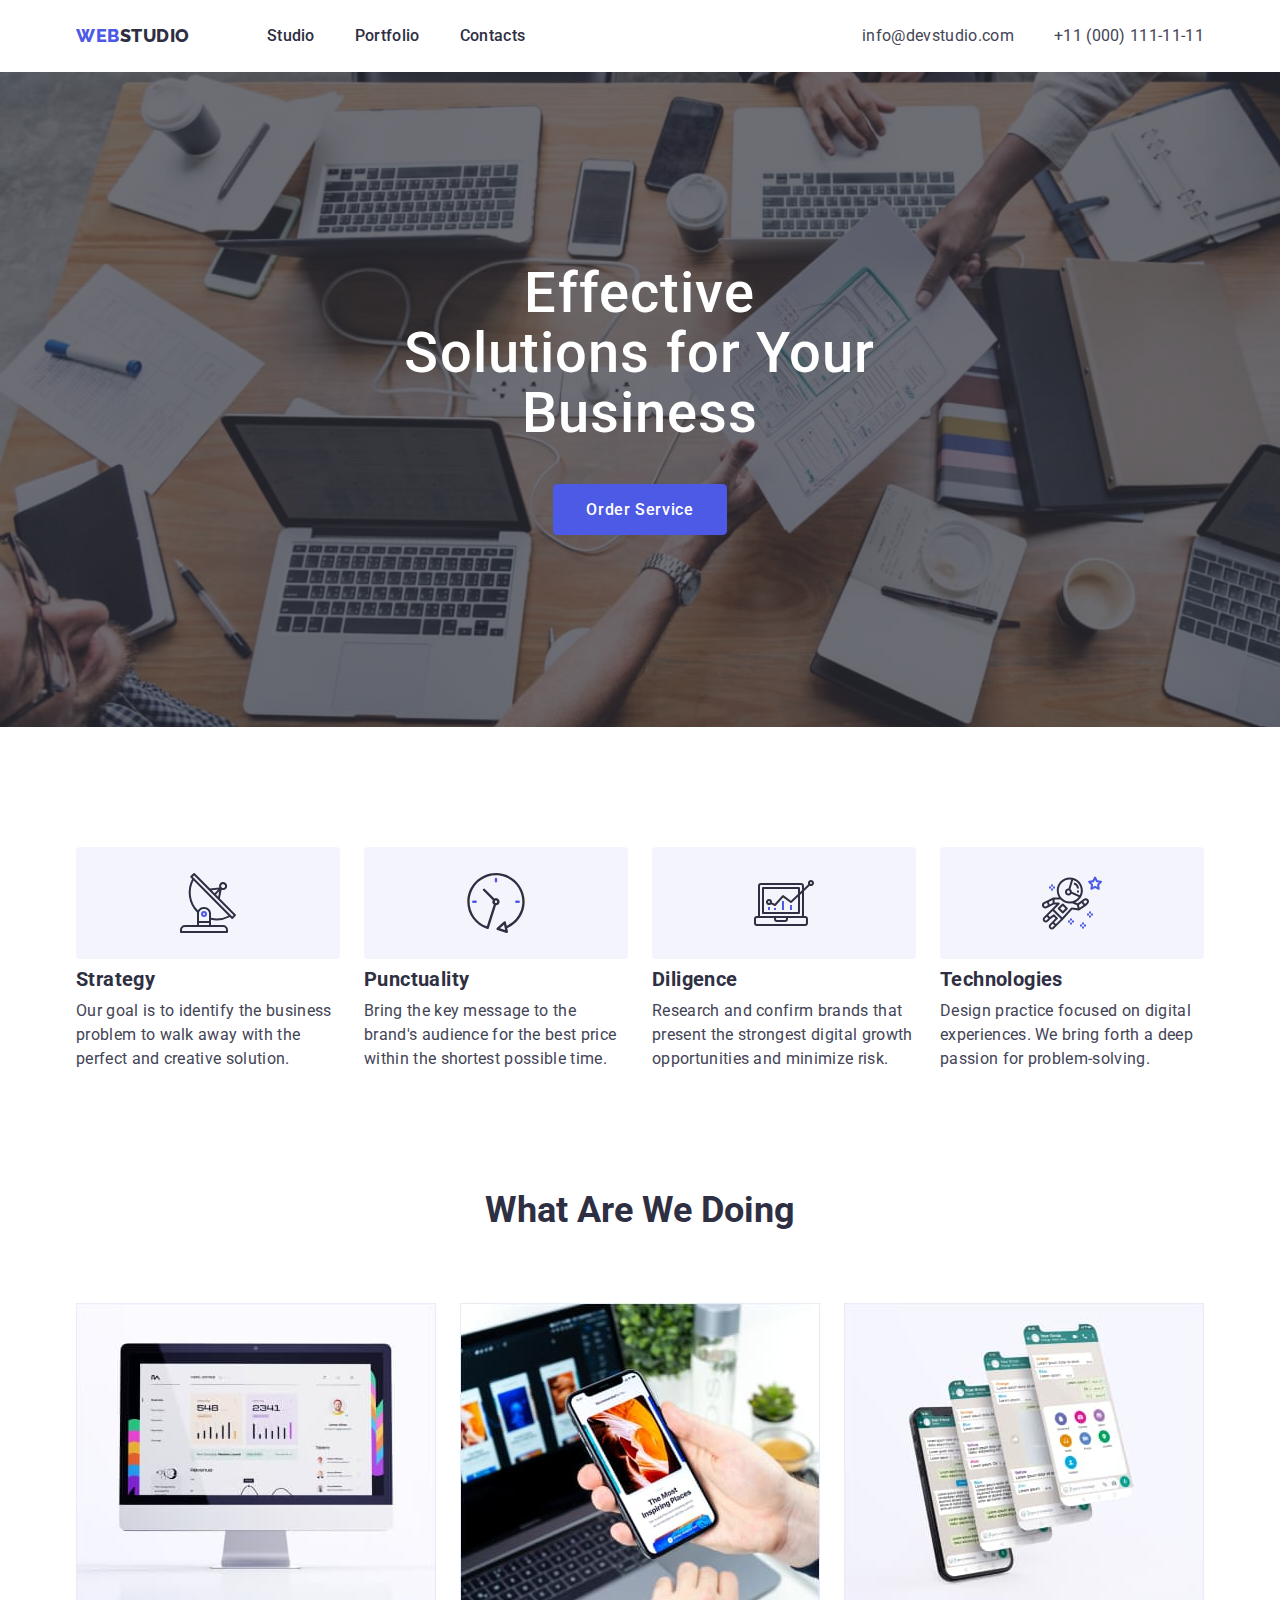
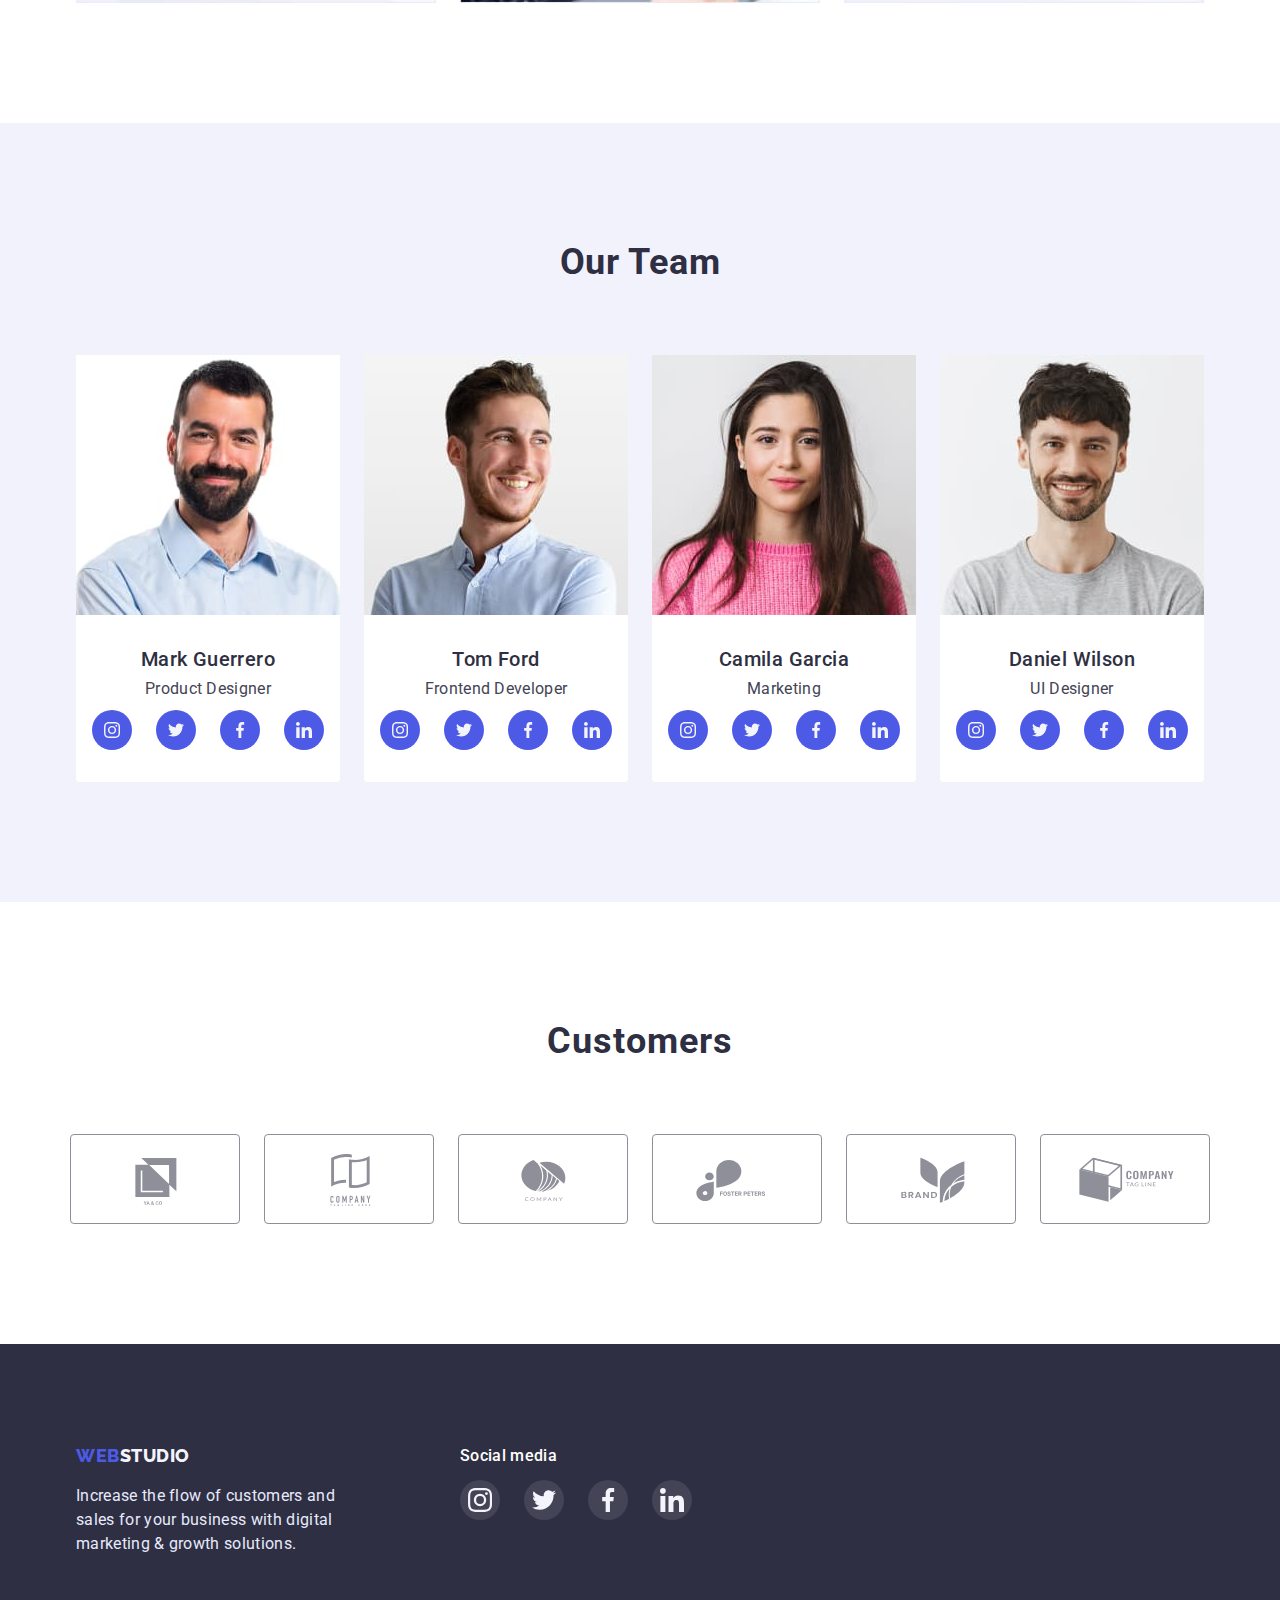
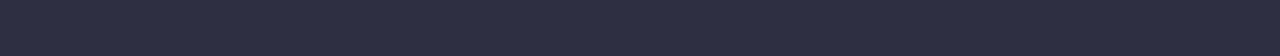
<file: index.html>
<!DOCTYPE html>
<html lang="en">
  <head>
    <meta charset="UTF-8" />
    <meta http-equiv="X-UA-Compatible" content="IE=edge" />
    <meta name="viewport" content="width=device-width, initial-scale=1.0" />
    <title>Webstudio</title>
    <link rel="preconnect" href="https://fonts.googleapis.com" />
    <link rel="preconnect" href="https://fonts.gstatic.com" crossorigin />
    <link
      href="https://fonts.googleapis.com/css2?family=Raleway:wght@800&family=Roboto:wght@400;500;700;900&display=swap"
      rel="stylesheet"
    />
    <link
      rel="stylesheet"
      href="https://cdn.jsdelivr.net/npm/modern-normalize@1.1.0/modern-normalize.min.css"
    />
    <link rel="stylesheet" href="./css/styles.css" />
  </head>
  <body>
    <header class="page-header">
      <div class="container page-header-container">
        <nav class="page-nav">
          <a href="" class="logo"><span class="logo-main">Web</span>studio</a>
          <ul class="menu">
            <li class="menu-item">
              <a class="menu-link" href="./index.html">Studio</a>
            </li>
            <li class="menu-item">
              <a class="menu-link" href="./portfolio.html">Portfolio</a>
            </li>
            <li class="menu-item">
              <a class="menu-link" href="">Contacts</a>
            </li>
          </ul>
        </nav>
        <ul class="page-link">
          <li class="contact-link">
            <a class="email" href="mailto:info@devstudio.com"
              >info@devstudio.com</a
            >
          </li>
          <li class="contact-link">
            <a class="phone-number" href="tel:+11(000)111-11-11"
              >+11 (000) 111-11-11</a
            >
          </li>
        </ul>
      </div>
    </header>
    <main class="main">
      <section class="tittle-section">
        <div class="container">
          <h1 class="tittle">Effective Solutions for Your Business</h1>
          <button class="modal-btn" type="button">Order Service</button>
        </div>
      </section>
      <section class="our-features">
        <div class="container">
          <h2 class="visually-hidden">Our features</h2>
          <ul class="features-list icon-list">
            <li class="list-iteam icon-iteam">
              <div class="icon-main">
                <svg class="svg-main">
                  <use
                    href="./images/Icon/sprite-main(1).svg#icon-antenna-1"
                  ></use>
                </svg>
              </div>
              <h3 class="subtitle">Strategy</h3>
              <p class="description">
                Our goal is to identify the business problem to walk away with
                the perfect and creative solution.
              </p>
            </li>
            <li class="list-iteam">
              <div class="icon-main">
                <svg class="svg-main">
                  <use
                    href="./images/Icon/sprite-main(1).svg#icon-clock-1"
                  ></use>
                </svg>
              </div>
              <h3 class="subtitle">Punctuality</h3>
              <p class="description">
                Bring the key message to the brand's audience for the best price
                within the shortest possible time.
              </p>
            </li>
            <li class="list-iteam">
              <div class="icon-main">
                <svg class="svg-main">
                  <use
                    href="./images/Icon/sprite-main(1).svg#icon-diagram-1"
                  ></use>
                </svg>
              </div>
              <h3 class="subtitle">Diligence</h3>
              <p class="description">
                Research and confirm brands that present the strongest digital
                growth opportunities and minimize risk.
              </p>
            </li>
            <li class="list-iteam">
              <div class="icon-main">
                <svg class="svg-main">
                  <use
                    href="./images/Icon/sprite-main(1).svg#icon-astronaut-1"
                  ></use>
                </svg>
              </div>
              <h3 class="subtitle">Technologies</h3>
              <p class="description">
                Design practice focused on digital experiences. We bring forth a
                deep passion for problem-solving.
              </p>
            </li>
          </ul>
        </div>
      </section>
      <section class="img-section">
        <div class="container">
          <h2 class="img-title">What Are We Doing</h2>
          <ul class="img-list">
            <li>
              <img src="./images/description.jpg" alt="computer" width="360" />
            </li>
            <li>
              <img src="./images/description1.jpg" alt="devices" width="360" />
            </li>
            <li>
              <img src="./images/description2.jpg" alt="phone" width="360" />
            </li>
          </ul>
        </div>
      </section>
      <section class="team-list-section">
        <div class="container">
          <h2 class="team-presentation employees-title">Our Team</h2>
          <ul class="team-list">
            <li class="employees-card">
              <img
                class="employee-photo"
                src="./images/MarkGuerrero.jpg"
                alt="Our team"
                width="264"
              />
              <div class="emplyees-cards-content-wrapper">
                <h3 class="names">Mark Guerrero</h3>
                <p class="job-title">Product Designer</p>
                <ul class="team-svg-list">
                  <li class="team-svg-item">
                    <a class="team-svg-link" href="">
                      <svg class="svg-icon">
                        <use
                          href="./images/Icon/sprite_icons(1).svg#icon-instagram-2"
                        ></use>
                      </svg>
                    </a>
                  </li>
                  <li class="team-svg-item">
                    <a class="team-svg-link" href="">
                      <svg class="svg-icon">
                        <use
                          href="./images/Icon/sprite_icons(1).svg#icon-twitter-1"
                        ></use>
                      </svg>
                    </a>
                  </li>
                  <li class="team-svg-item">
                    <a class="team-svg-link" href="">
                      <svg class="svg-icon">
                        <use
                          href="./images/Icon/sprite_icons(1).svg#icon-facebook-1"
                        ></use>
                      </svg>
                    </a>
                  </li>
                  <li class="team-svg-item">
                    <a class="team-svg-link" href="">
                      <svg class="svg-icon">
                        <use
                          href="./images/Icon/sprite_icons(1).svg#icon-linkedin-1"
                        ></use>
                      </svg>
                    </a>
                  </li>
                </ul>
              </div>
            </li>
            <li class="employees-card">
              <img
                class="employee-photo"
                src="./images/TomFord.jpg"
                alt="Our team"
                width="264"
              />
              <div class="emplyees-cards-content-wrapper">
                <h3 class="names">Tom Ford</h3>
                <p class="job-title">Frontend Developer</p>
                <ul class="team-svg-list list">
                  <li class="team-svg-item">
                    <a class="team-svg-link" href="">
                      <svg class="svg-icon">
                        <use
                          href="./images/Icon/sprite_icons(1).svg#icon-instagram-2"
                        ></use>
                      </svg>
                    </a>
                  </li>
                  <li class="team-svg-item">
                    <a class="team-svg-link" href="">
                      <svg class="svg-icon">
                        <use
                          href="./images/Icon/sprite_icons(1).svg#icon-twitter-1"
                        ></use>
                      </svg>
                    </a>
                  </li>
                  <li class="team-svg-item">
                    <a class="team-svg-link" href="">
                      <svg class="svg-icon">
                        <use
                          href="./images/Icon/sprite_icons(1).svg#icon-facebook-1"
                        ></use>
                      </svg>
                    </a>
                  </li>
                  <li class="team-svg-item">
                    <a class="team-svg-link" href="">
                      <svg class="svg-icon">
                        <use
                          href="./images/Icon/sprite_icons(1).svg#icon-linkedin-1"
                        ></use>
                      </svg>
                    </a>
                  </li>
                </ul>
              </div>
            </li>
            <li class="employees-card">
              <img
                class="employee-photo"
                src="./images/CamilaGarcia.jpg"
                alt="Our team"
                width="264"
              />
              <div class="emplyees-cards-content-wrapper">
                <h3 class="names">Camila Garcia</h3>
                <p class="job-title">Marketing</p>
                <ul class="team-svg-list list">
                  <li class="team-svg-item">
                    <a class="team-svg-link" href="">
                      <svg class="svg-icon">
                        <use
                          href="./images/Icon/sprite_icons(1).svg#icon-instagram-2"
                        ></use>
                      </svg>
                    </a>
                  </li>
                  <li class="team-svg-item">
                    <a class="team-svg-link" href="">
                      <svg class="svg-icon">
                        <use
                          href="./images/Icon/sprite_icons(1).svg#icon-twitter-1"
                        ></use>
                      </svg>
                    </a>
                  </li>
                  <li class="team-svg-item">
                    <a class="team-svg-link" href="">
                      <svg class="svg-icon">
                        <use
                          href="./images/Icon/sprite_icons(1).svg#icon-facebook-1"
                        ></use>
                      </svg>
                    </a>
                  </li>
                  <li class="team-svg-item">
                    <a class="team-svg-link" href="">
                      <svg class="svg-icon">
                        <use
                          href="./images/Icon/sprite_icons(1).svg#icon-linkedin-1"
                        ></use>
                      </svg>
                    </a>
                  </li>
                </ul>
              </div>
            </li>
            <li class="employees-card">
              <img
                class="employee-photo"
                src="./images/DanielWilson.jpg"
                alt="Our team"
                width="264"
              />
              <div class="emplyees-cards-content-wrapper">
                <h3 class="names">Daniel Wilson</h3>
                <p class="job-title">UI Designer</p>
                <ul class="team-svg-list list">
                  <li class="team-svg-item">
                    <a class="team-svg-link" href="">
                      <svg class="svg-icon">
                        <use
                          href="./images/Icon/sprite_icons(1).svg#icon-instagram-2"
                        ></use>
                      </svg>
                    </a>
                  </li>
                  <li class="team-svg-item">
                    <a class="team-svg-link" href="">
                      <svg class="svg-icon">
                        <use
                          href="./images/Icon/sprite_icons(1).svg#icon-twitter-1"
                        ></use>
                      </svg>
                    </a>
                  </li>
                  <li class="team-svg-item">
                    <a class="team-svg-link" href="">
                      <svg class="svg-icon">
                        <use
                          href="./images/Icon/sprite_icons(1).svg#icon-facebook-1"
                        ></use>
                      </svg>
                    </a>
                  </li>
                  <li class="team-svg-item">
                    <a class="team-svg-link" href="">
                      <svg class="svg-icon">
                        <use
                          href="./images/Icon/sprite_icons(1).svg#icon-linkedin-1"
                        ></use>
                      </svg>
                    </a>
                  </li>
                </ul>
              </div>
            </li>
          </ul>
        </div>
      </section>
      <section class="section-customers">
        <div class="container customers">
        <h2 class="customers-tittle">Customers</h2>
        <ul class="section-customer-list">
          <li class="section-customer-icon">
              <a class="customer-link" href="">
                <svg class="customer-icon" width="104" height="56">
                  <use
                    href="./images/Icon/sprite_customers(1).svg#icon-Logo"
                  ></use>
                </svg>
              </a>
          </li>
          <li class="section-customer-icon">
              <a href="" class="customer-link">
                <svg class="customer-icon" width="104" height="56">
                  <use
                    href="./images/Icon/sprite_customers(1).svg#icon-Logo-1"
                  ></use>
                </svg>
              </a>
          </li>
          <li class="section-customer-icon">
              <a class="customer-link" href="">
                <svg class="customer-icon" width="104" height="56">
                  <use
                    href="./images/Icon/sprite_customers(1).svg#icon-Logo-2"
                  ></use>
                </svg>
              </a>
          </li>
          <li class="section-customer-icon">
              <a class="customer-link" href="">
                <svg class="customer-icon" width="104" height="56">
                  <use
                    href="./images/Icon/sprite_customers(1).svg#icon-Logo-3"
                  ></use>
                </svg>
              </a>
          </li>
          <li class="section-customer-icon">
              <a class="customer-link" href="" >
                <svg class="customer-icon" width="104" height="56">
                  <use
                    href="./images/Icon/sprite_customers(1).svg#icon-Logo-4"
                  ></use>
                </svg>
              </a>
          </li>
          <li class="section-customer-icon">
            <div class="customer-icon-div">
              <a class="customer-link" href="">
                <svg class="customer-icon" width="104" height="56">
                  <use
                    href="./images/Icon/sprite_customers(1).svg#icon-Logo-5"
                  ></use>
                </svg>
              </a>
          </div>
          </li>
        </ul>
      </section>
    </main>
    <footer class="footer">
      <div class="container footer-container">
        <div>
          <a href="" class="logo-footer"
            ><span class="logo-main">Web</span>studio</a
          >
          <p class="footer-text">
            Increase the flow of customers and sales for your business with
            digital marketing & growth solutions.
          </p>
        </div>
        <div class="footer-icon-div">
          <h3 class="footer-icon-tittle">Social media</h3>
          <ul class="footer-icon-list">
            <li class="footer-icons">
              <a href="" class="footer-icon-link">
                <svg class="footer-svg">
                  <use href="./images/Icon/sprite_icons(1).svg#icon-instagram-2"></use>
                </svg>
              </a>
            </li>
            <li class="footer-icons">
              <a href="" class="footer-icon-link">
                <svg class="footer-svg">
                  <use href="./images/Icon/sprite_icons(1).svg#icon-twitter-1"></use>
                </svg>
              </a>
            </li>
            <li class="footer-icons">
              <a href="" class="footer-icon-link">
                <svg class="footer-svg">
                  <use href="./images/Icon/sprite_icons(1).svg#icon-facebook-1"></use>
                </svg>
              </a>
            </li>
            <li class="footer-icons">
              <a href="" class="footer-icon-link">
                <svg class="footer-svg">
                  <use href="./images/Icon/sprite_icons(1).svg#icon-linkedin-1"></use>
                </svg>
              </a>
            </li>
          </ul>
        </div>
      </div>
    </footer>
  </body>
</html>
</file>
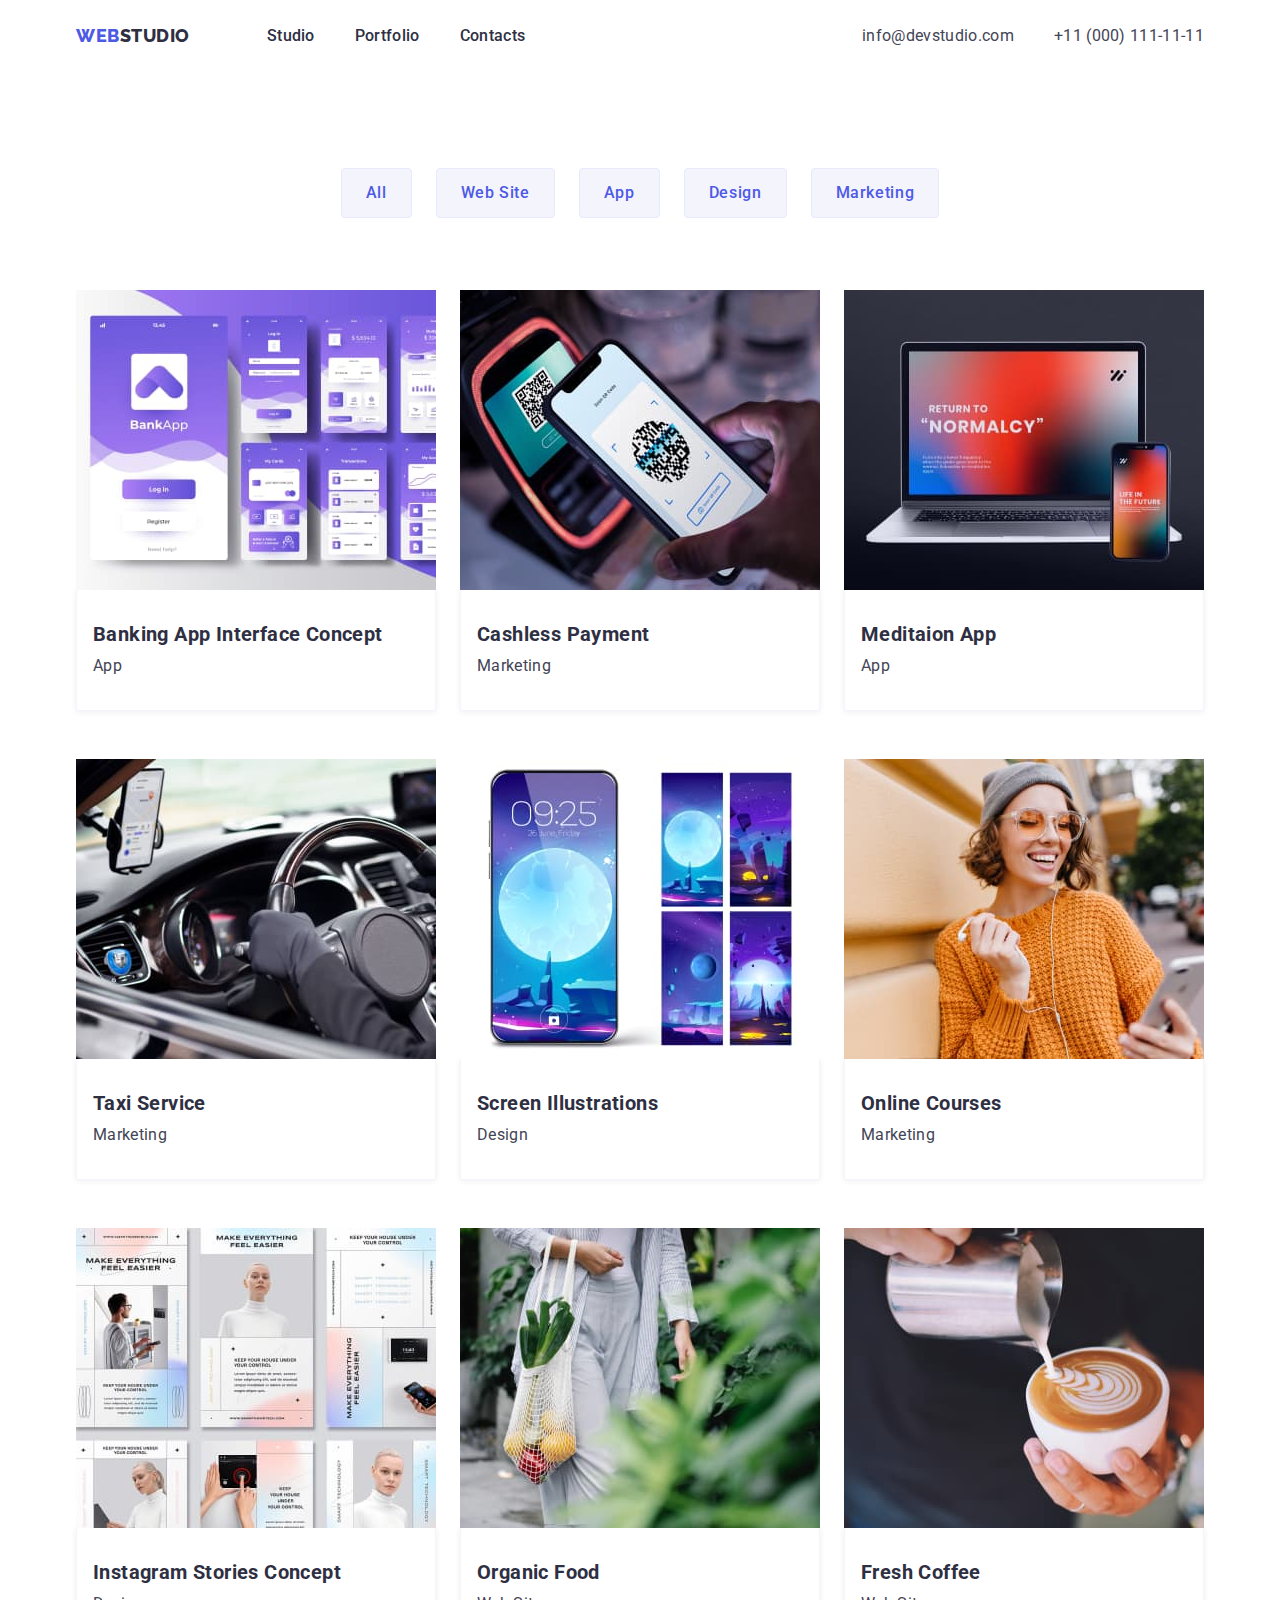
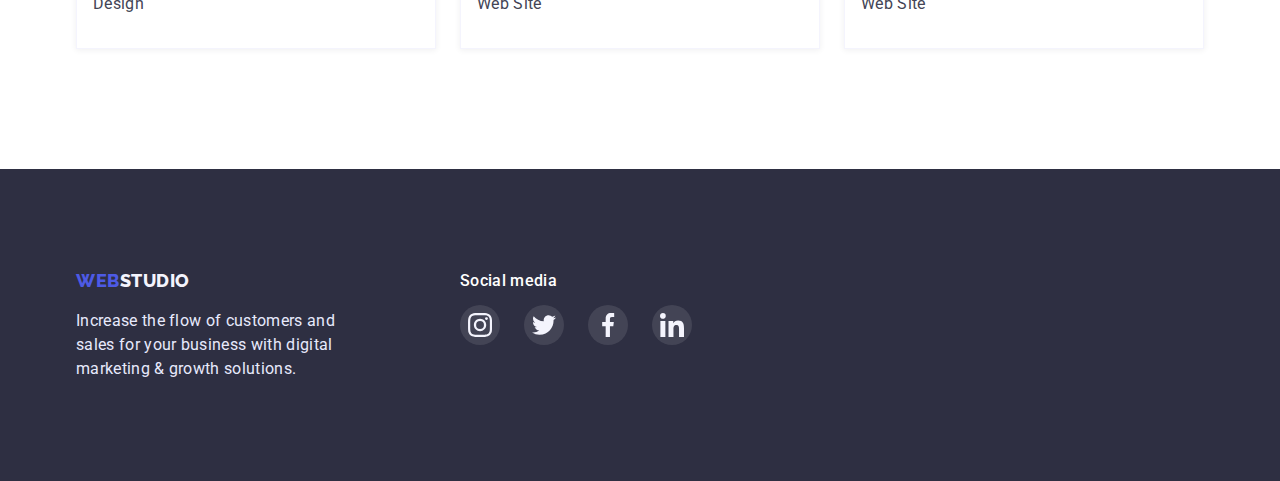
<file: portfolio.html>
<!DOCTYPE html>
<html lang="en">
  <head>
    <meta charset="UTF-8" />
    <meta http-equiv="X-UA-Compatible" content="IE=edge" />
    <meta name="viewport" content="width=device-width, initial-scale=1.0" />
    <title>Portfolio</title>
    <link rel="preconnect" href="https://fonts.googleapis.com" />
    <link rel="preconnect" href="https://fonts.gstatic.com" crossorigin />
    <link
      href="https://fonts.googleapis.com/css2?family=Raleway:wght@800&family=Roboto:wght@400;500;700;900&display=swap"
      rel="stylesheet"
    />
    <link
      rel="stylesheet"
      href="https://cdn.jsdelivr.net/npm/modern-normalize@1.1.0/modern-normalize.min.css"
    />
    <link rel="stylesheet" href="./css/portfolio.styles.css" />
  </head>
  <body>
    <header class="page-header">
      <div class="container page-header-container">
        <nav class="page-nav">
          <a href="" class="logo"><span class="logo-main">Web</span>studio</a>
          <ul class="menu">
            <li class="menu-item">
              <a class="menu-link" href="./index.html">Studio</a>
            </li>
            <li class="menu-item">
              <a class="menu-link" href="./portfolio.html">Portfolio</a>
            </li>
            <li class="menu-item">
              <a class="menu-link" href="">Contacts</a>
            </li>
          </ul>
        </nav>
        <ul class="page-link">
          <li class="contact-link">
            <a class="email" href="mailto:info@devstudio.com"
              >info@devstudio.com</a
            >
          </li>
          <li class="contact-link">
            <a class="phone-number" href="tel:+11(000)111-11-11"
              >+11 (000) 111-11-11</a
            >
          </li>
        </ul>
      </div>
    </header>
    <main class="main">
      <section class="main-section">
        <div class="container overlay">
          <h1 class="visually-hidden">Portfolio</h1>
          <ul class="btn-list">
            <li class="btn-link">
              <button class="modal-btn" type="button">All</button>
            </li>
            <li class="btn-link">
              <button class="modal-btn" type="button">Web Site</button>
            </li>
            <li class="btn-link">
              <button class="modal-btn" type="button">App</button>
            </li>
            <li class="btn-link">
              <button class="modal-btn" type="button">Design</button>
            </li>
            <li class="btn-link">
              <button class="modal-btn" type="button">Marketing</button>
            </li>
          </ul>
          <ul class="card-list">
            <li class="photo-elements">
              <a class="employee-card-link" href="">
                <img 
                  src="./images/portfolio/photo1.jpg"
                  alt="our projects"
                  width="360"
                />
                <div class="emplyees-cards-content-wrapper">
                <h2 class="card-title">Banking App Interface Concept</h2>
                <p class="card-description">App</p>
              </div>
            </a>
            </li>
            <li class="photo-elements">
              <a class="employee-card-link" href="">
                <img
                  src="./images/portfolio/photo2.jpg"
                  alt="our projects"
                  width="360"
                />
                <div class="emplyees-cards-content-wrapper">
                <h2 class="card-title">Cashless Payment</h2>
                <p class="card-description">Marketing</p>
            </div>
          </a>
            </li>
            <li class="photo-elements">
              <a class="employee-card-link" href="">
                <img
                  src="./images/portfolio/photo3.jpg"
                  alt="our projects"
                  width="360"
                />
                <div class="emplyees-cards-content-wrapper">
                <h2 class="card-title">Meditaion App</h2>
                <p class="card-description">App</p>
              </div>
            </a>
            </li>
            <li class="photo-elements">
              <a class="employee-card-link" href=""
                ><img
                  src="./images/portfolio/photo4.jpg"
                  alt="our projects"
                  width="360"
                />
                <div class="emplyees-cards-content-wrapper">
                <h2 class="card-title">Taxi Service</h2>
                <p class="card-description">Marketing</p>
               </div>
             </a>
            </li>
            <li class="photo-elements">
              <a class="employee-card-link" href=""
                ><img
                  src="./images/portfolio/photo5.jpg"
                  alt="our projects"
                  width="360"
                />
                <div class="emplyees-cards-content-wrapper">
                <h2 class="card-title">Screen Illustrations</h2>
                <p class="card-description">Design</p>
              </div>
            </a>
            </li>
            <li class="photo-elements">
              <a class="employee-card-link" href="">
                <img
                  src="./images/portfolio/photo6.jpg"
                  alt="our projects"
                  width="360"
                />
                <div class="emplyees-cards-content-wrapper">
                <h2 class="card-title">Online Courses</h2>
                <p class="card-description">Marketing</p>
               </div>
             </a>
            </li>
            <li class="photo-elements">
              <a class="employee-card-link" href=""
                ><img
                  src="./images/portfolio/photo7.jpg"
                  alt="our projects"
                  width="360"
                />
                <div class="emplyees-cards-content-wrapper">
                <h2 class="card-title">Instagram Stories Concept</h2>
                <p class="card-description">Design</p>
             </div>
             </a>
            </li>
            <li class="photo-elements">
              <a class="employee-card-link" href=""
                ><img
                  src="./images/portfolio/photo8.jpg"
                  alt="our projects"
                  width="360"
                />
                <div class="emplyees-cards-content-wrapper">
                <h2 class="card-title">Organic Food</h2>
                <p class="card-description">Web Site</p>
              </div>
            </a>
            </li>
            <li class="photo-elements">
              <a class="employee-card-link" href=""
                ><img
                  src="./images/portfolio/photo9.jpg"
                  alt="our projects"
                  width="360"
                />
                <div class="emplyees-cards-content-wrapper">
                <h2 class="card-title">Fresh Coffee</h2>
                <p class="card-description">Web Site</p>
              </div>
              </a>
            </li>
          </ul>
       </div>
      </section>
    </main>
    <footer class="footer">
      <div class="container footer-container">
        <div>
        <a href="" class="logo-footer"
          ><span class="logo-main">Web</span>studio</a
        >
        <p class="footer-text">
          Increase the flow of customers and sales for your business with
          digital marketing & growth solutions.
        </p>
      </div>
      <div class="footer-icon-div">
        <h3 class="footer-icon-tittle">Social media</h3>
        <ul class="footer-icon-list">
          <li class="footer-icons">
            <a href="" class="footer-icon-link">
              <svg class="footer-svg">
                <use href="./images/Icon/sprite_icons(1).svg#icon-instagram-2"></use>
              </svg>
            </a>
          </li>
          <li class="footer-icons">
            <a href="" class="footer-icon-link">
              <svg class="footer-svg">
                <use href="./images/Icon/sprite_icons(1).svg#icon-twitter-1"></use>
              </svg>
            </a>
          </li>
          <li class="footer-icons">
            <a href="" class="footer-icon-link">
              <svg class="footer-svg">
                <use href="./images/Icon/sprite_icons(1).svg#icon-facebook-1"></use>
              </svg>
            </a>
          </li>
          <li class="footer-icons">
            <a href="" class="footer-icon-link">
              <svg class="footer-svg">
                <use href="./images/Icon/sprite_icons(1).svg#icon-linkedin-1"></use>
              </svg>
            </a>
          </li>
        </ul>
      </div>
    </div>
    </footer>
  </body>
</html>
</file>
<file: css/styles.css>
ol,
ul {
  list-style: none;
}
a {
  text-decoration: none;
}

h1,
h2,
h3,
p {
  margin-top: 0;
  margin-bottom: 0;
}

ol,
ul {
  margin-top: 0;
  margin-bottom: 0;
  padding-left: 0;
}

img {
  display: block;
}

:root {
  --accent-color: #4d5ae5;
  --primary-text-color: #2e2f42;
  --text-color: #434455;
  --primary-font: 'Roboto', sans-serif;
  --secondary-font: 'Raleway', sans-serif;
}

body {
  font-family: var(--primary-font);
  color: var(--primary-text-color);
}

.container {
  width: 1158px;
  margin-left: auto;
  margin-right: auto;
  padding-left: 15px;
  padding-right: 15px;
}

.page-nav {
  display: flex;
}

.page-header-container {
  display: flex;
  align-items: center;
  justify-content: space-between;
}

.menu {
  display: flex;
}

.page-link {
  display: flex;
}

.logo-main {
  font-family: var(--secondary-font);
  font-weight: 800;
  font-size: 18px;
  line-height: 1.33;
  letter-spacing: 0.03em;
  text-transform: uppercase;
  color: var(--accent-color);
}

.logo {
  font-family: var(--secondary-font);
  font-weight: 800;
  font-size: 18px;
  line-height: 1.33;
  letter-spacing: 0.03em;
  text-transform: uppercase;
  color: var(--primary-text-color);
  margin-right: 77px;
  padding-top: 24px;
}

.menu-link {
  font-family: var(--primary-font);
  font-weight: 500;
  font-size: 16px;
  line-height: 1.5;
  letter-spacing: 0.02em;
  color: var(--primary-text-color);
  padding-bottom: 24px;
  padding-top: 24px;
  display: block;
}

.menu-item:not(:last-child) {
  margin-right: 40px;
}

.menu-link:hover,
.menu-link:focus {
  color: var(--accent-color);
}

.email,
.phone-number {
  font-family: var(--primary-font);
  font-size: 16px;
  line-height: 1.5;
  letter-spacing: 0.02em;
  color: var(--text-color);
  padding-bottom: 24px;
  padding-top: 24px;
  display: block;
}

.contact-link:not(:last-child) {
  margin-right: 40px;
}

.email:hover,
.email:focus {
  color: var(--accent-color);
}

.phone-number:hover,
.phone-number:focus {
  color: var(--accent-color);
}

.tittle-section {
  max-width: 1440px;
  margin: 0 auto;
  background-image: linear-gradient(
      rgba(47, 48, 58, 0.7),
      rgba(47, 48, 58, 0.7)
    ),
    url(../images/backgroundimg.jpg);
  background-size: cover;
  padding-top: 192px;
  padding-bottom: 192px;
  text-align: center;
}

.tittle {
  font-weight: 500;
  font-size: 56px;
  line-height: 1.07;
  letter-spacing: 0.02em;
  width: 492px;
  color: #ffffff;
  text-align: center;
  margin: 0 auto;
}

.modal-btn {
  padding: 16px 32px 16px 32px;
  margin-top: 40px;
  font-family: var(--primary-font);
  font-weight: 500;
  font-size: 16px;
  line-height: 1.11;
  letter-spacing: 0.04em;
  color: #ffffff;
  background: var(--accent-color);
  cursor: pointer;
  border: 1px Solid #4d5ae5;
  border-radius: 4px;
}

.modal-btn:hover,
.modal-btn:focus {
  background: #404bbf;
  color: #ffffff;
}

.our-features {
  padding-top: 120px;
  padding-bottom: 120px;
}

.visually-hidden {
  position: absolute;
  white-space: nowrap;
  width: 1px;
  height: 1px;
  overflow: hidden;
  border: 0;
  padding: 0;
  clip: rect(0 0 0 0);
  clip-path: inset(50%);
  margin: -1px;
}

.icon-list {
  display: flex;
  justify-content: center;
  gap: 24px;
}

.svg-main {
  width: 60px;
  height: 64px;
}

.icon-main {
  display: flex;
  justify-content: center;
  align-items: center;
  height: 112px;
  background-color: #f4f4fd;
  border-radius: 4px;
  margin-bottom: 8px;
}

.features-list {
  display: flex;
  gap: 24px;
}

.list-iteam {
  width: calc((100% - 72px) / 4);
}

.subtitle {
  font-family: var(--primary-font);
  font-weight: 700;
  font-size: 20px;
  line-height: 1.2;
  letter-spacing: 0.02em;
  color: var(--primary-text-color);
  margin-bottom: 8px;
}

.description {
  font-family: var(--primary-font);
  font-size: 16px;
  line-height: 1.5;
  letter-spacing: 0.02em;
  color: var(--text-color);
}

.img-section {
  padding-bottom: 120px;
}

.img-title {
  font-family: var(--primary-font);
  font-weight: 700;
  font-size: 36px;
  line-height: 1.1;
  color: var(--primary-text-color);
  text-align: center;
  margin-bottom: 72px;
}

.img-list {
  display: flex;
  flex-wrap: wrap;
  justify-content: space-between;
}

.team-list-section {
  background-color: hsl(240, 69%, 97%);
  padding-bottom: 120px;
  padding-top: 120px;
}

.card-color {
  background: #ffffff;
}

.team-presentation {
  font-family: var(--primary-font);
  font-weight: 700;
  font-size: 36px;
  line-height: 1.11;
  letter-spacing: 0.02em;
  color: var(--primary-text-color);
}

.employees-title {
  text-align: center;
  margin-bottom: 72px;
}

.team-list {
  display: flex;
  flex-wrap: wrap;
}

.employees-card:not(:nth-child(4n)) {
  margin-right: 24px;
}

.employees-card {
  text-align: center;
  background-color: #ffffff;
  border-radius: 0px 0px 4px 4px;
}

.emplyees-cards-content-wrapper {
  padding-top: 32px;
  padding-bottom: 32px;
}

.names {
  font-family: var(--primary-font);
  font-weight: 500;
  font-size: 20px;
  line-height: 1.2;
  letter-spacing: 0.02em;
  color: var(--primary-text-color);
  margin-bottom: 8px;
}

.team-svg-list {
  display: flex;
  justify-content: center;
  gap: 24px;
  margin-top: 12px;
}

.team-svg-link {
  display: flex;
  justify-content: center;
  align-items: center;
  width: 40px;
  height: 40px;
  border-radius: 50%;
  background-color: var(--accent-color);
  fill: #f4f4fd;
}

.team-svg-link:hover,
.team-svg-link:focus {
  background-color: #31d0aa;
}

.team-svg-link:focus {
  fill: #f4f4fd;
}

.svg-icon {
  text-align: center;
  width: 16px;
  height: 16px;
}

.job-title {
  font-family: var(--primary-font);
  font-size: 16px;
  line-height: 1.2;
  letter-spacing: 0.02em;
  color: var(--text-color);
}

.section-customers {
  padding-top: 120px;
  padding-bottom: 120px;
}

.section-customer-icon:not(:last-child) {
    margin-right: 24px;
}

.section-customer-icon {
  color: #8E8F99;
}

.section-customer-list {
  display: flex;
  justify-content: center;
}

.customers-tittle {
  text-align: center;
  font-family: var(--primary-font);
  font-weight: 700;
  font-size: 36px;
  letter-spacing: 0.03em;
  line-height: 1.11;
  margin-bottom: 72px;
}

.customer-link {
  display: flex;
  border-radius: 4px;
  height: 100%;
  width: 100%;
  color: #8E8F99; border: 1px solid #8E8F99;
}

.customer-icon {
  width: 168px;
  height: 88px;
  padding: 16px 32px;
  fill: currentColor;
}

.customer-link:hover,
.customer-link:focus {
 color: #4D5AE5; border: 1px solid #4D5AE5;
}


.footer-container {
  display: flex;
}

.footer {
  display: flex;
  align-items: baseline;
  background: var(--primary-text-color);
  padding-top: 100px;
  padding-bottom: 100px;
}

.logo-footer {
  font-family: var(--secondary-font);
  font-weight: 800;
  font-size: 18px;
  line-height: 1.11;
  letter-spacing: 0.03em;
  text-transform: uppercase;
  color: #f4f4fd;
}

.footer-text {
  margin-top: 16px;
  width: 264px;
  font-family: var(--primary-font);
  font-size: 16px;
  line-height: 1.5;
  letter-spacing: 0.02em;
  color: #e7e9fc;
}

.footer-icon-div {
  height: 80px;
  margin-left: 120px;
}

.footer-icon-list {
  display: flex;
  gap: 24px;
  margin-top: 12px;
}

.footer-icon-tittle {
  color: #ffffff;
  font-weight: 500;
  font-size: 16px;
  line-height: 1.5;
  letter-spacing: 0.02em;
}

.footer-svg {
  width: 24px;
  height: 24px;
}

.footer-icon-link {
  display: flex;
  justify-content: center;
  align-items: center;
  width: 40px;
  height: 40px;
  border-radius: 50%;
  background-color: rgba(255, 255, 255, 0.1);
  fill: #f4f4fd;
}

.footer-icon-link:hover,
.footer-icon-link:focus {
  background-color: #31d0aa;
}

.footer-svg:focus {
  fill: #f4f4fd;
}
</file>
<file: css/portfolio.styles.css>
ol,
ul {
  list-style: none;
}
a {
  text-decoration: none;
}

h1,
h2,
h3,
p {
  margin-top: 0;
  margin-bottom: 0;
}
ol,
ul {
  margin-top: 0;
  margin-bottom: 0;
  padding-left: 0;
}

img {
  display: block;
}

:root {
  --accent-color: #4d5ae5;
  --primary-text-color: #2e2f42;
  --text-color: #434455;
  --primary-font: 'Roboto', sans-serif;
  --secondary-font: 'Raleway', sans-serif;
}

body {
  font-family: var(--primary-font);
  color: var(--primary-text-color);
}

.container {
  width: 1158px;
  margin-left: auto;
  margin-right: auto;
  padding-left: 15px;
  padding-right: 15px;
}

.page-nav {
  display: flex;
}

.page-header-container {
  display: flex;
  align-items: center;
  justify-content: space-between;
}

.menu {
  display: flex;
}

.page-link {
  display: flex;
}

.logo-main {
  font-family: var(--secondary-font);
  font-weight: 800;
  font-size: 18px;
  line-height: 1.33;
  letter-spacing: 0.03em;
  text-transform: uppercase;
  color: var(--accent-color);
}

.logo {
  font-family: var(--secondary-font);
  font-weight: 800;
  font-size: 18px;
  line-height: 1.33;
  letter-spacing: 0.03em;
  text-transform: uppercase;
  color: var(--primary-text-color);
  margin-right: 77px;
  padding-top: 24px;
}

.menu-link {
  font-family: var(--primary-font);
  font-weight: 500;
  font-size: 16px;
  line-height: 1.5;
  letter-spacing: 0.02em;
  color: var(--primary-text-color);
  padding-bottom: 24px;
  padding-top: 24px;
  display: block;
}

.menu-item:not(:last-child) {
  margin-right: 40px;
}

.menu-link:hover,
.menu-link:focus {
  color: var(--accent-color);
}

.email,
.phone-number {
  font-family: var(--primary-font);
  font-size: 16px;
  line-height: 1.5;
  letter-spacing: 0.02em;
  color: var(--text-color);
  padding-top: 24px;
  padding-bottom: 24px;
  display: block;
}

.contact-link:not(:last-child) {
  margin-right: 40px;
}

.email:hover,
.email:focus {
  color: var(--accent-color);
}

.phone-number:hover,
.phone-number:focus {
  color: var(--accent-color);
}

.visually-hidden {
  position: absolute;
  white-space: nowrap;
  width: 1px;
  height: 1px;
  overflow: hidden;
  border: 0;
  padding: 0;
  clip: rect(0 0 0 0);
  clip-path: inset(50%);
  margin: -1px;
}

.main-section {
  padding-top: 96px;
  padding-bottom: 120px;
}

.btn-list {
  display: flex;
  justify-content: center;
  margin-bottom: 72px;
}

.btn-link:not(:last-child) {
  margin-right: 24px;
}

.modal-btn {
  padding: 12px 24px 12px 24px;
  font-family: var(--primary-font);
  font-weight: 500;
  font-size: 16px;
  line-height: 1.5;
  letter-spacing: 0.04em;
  color: var(--accent-color);
  background: #f4f4fd;
  cursor: pointer;
  border: 1px solid #e7e9fc;
  border-radius: 4px;
}

.modal-btn:hover,
.modal-btn:focus {
  background: var(--accent-color);
  color: #ffffff;
}

.img {
  margin-top: 72px;
}

.card-container {
  display: flex;
  flex-wrap: wrap;
}

.card-list {
  display: flex;
  flex-wrap: wrap;
  padding: 0;
  margin: 0;
  column-gap: 24px;
  row-gap: 48px;
}

.card-list > .photo-elements {
  width: calc((100% - 48px) / 3);
}

.card-list:not(:nth-child(3n)) {
  margin-right: 24px;
}

.card-list:not(:nth-last-child(-n + 3)) {
  margin-bottom: 48px;
}

.photo-elements:hover,
.photo-elements:focus {
  box-shadow: 0px 1px 6px rgba(46, 47, 66, 0.08),
  0px 1px 1px rgba(46, 47, 66, 0.16), 0px 2px 1px rgba(46, 47, 66, 0.08);
}

.emplyees-cards-content-wrapper {
  border: 0.5px solid #f4f4fd;
  border-top: none;
  padding-top: 32px;
  padding-left: 16px;
  padding-bottom: 32px;
  box-shadow: 0px 1px 6px rgba(46, 47, 66, 0.08);
}

.card-title {
  font-family: var(--primary-font);
  font-weight: 700;
  font-size: 20px;
  line-height: 1.2;
  letter-spacing: 0.02em;
  color: var(--primary-text-color);
  margin-bottom: 8px;
}
.card-description {
  font-family: var(--primary-font);
  font-size: 16px;
  line-height: 1.5;
  letter-spacing: 0.02em;
  color: var(--text-color);
}


.footer-container {
  display: flex;
}

.footer {
  display: flex;
  align-items: baseline;
  background: var(--primary-text-color);
  padding-top: 100px;
  padding-bottom: 100px;
}

.logo-footer {
  font-family: var(--secondary-font);
  font-weight: 800;
  font-size: 18px;
  line-height: 1.11;
  letter-spacing: 0.03em;
  text-transform: uppercase;
  color: #f4f4fd;
}

.footer-text {
  margin-top: 16px;
  width: 264px;
  font-family: var(--primary-font);
  font-size: 16px;
  line-height: 1.5;
  letter-spacing: 0.02em;
  color: #e7e9fc;
}

.footer-icon-div {
  height: 80px;
  margin-left: 120px;
}

.footer-icon-list {
  display: flex;
  gap: 24px;
  margin-top: 12px;
}

.footer-icon-tittle {
    color: #ffffff;
  font-weight: 500;
  font-size: 16px;
  line-height: 1.5;
  letter-spacing: 0.02em;
}

.footer-svg {
  width: 24px;
  height: 24px;
}

.footer-icon-link {
  display: flex;
  justify-content: center;
  align-items: center;
  width: 40px;
  height: 40px;
  border-radius: 50%;
  background-color: rgba(255, 255, 255, 0.1);
  fill: #F4F4FD;
}

.footer-icon-link:hover {
  background-color: #31d0aa;
}

.footer-svg:focus {
  fill: #f4f4fd;
}
</file>
